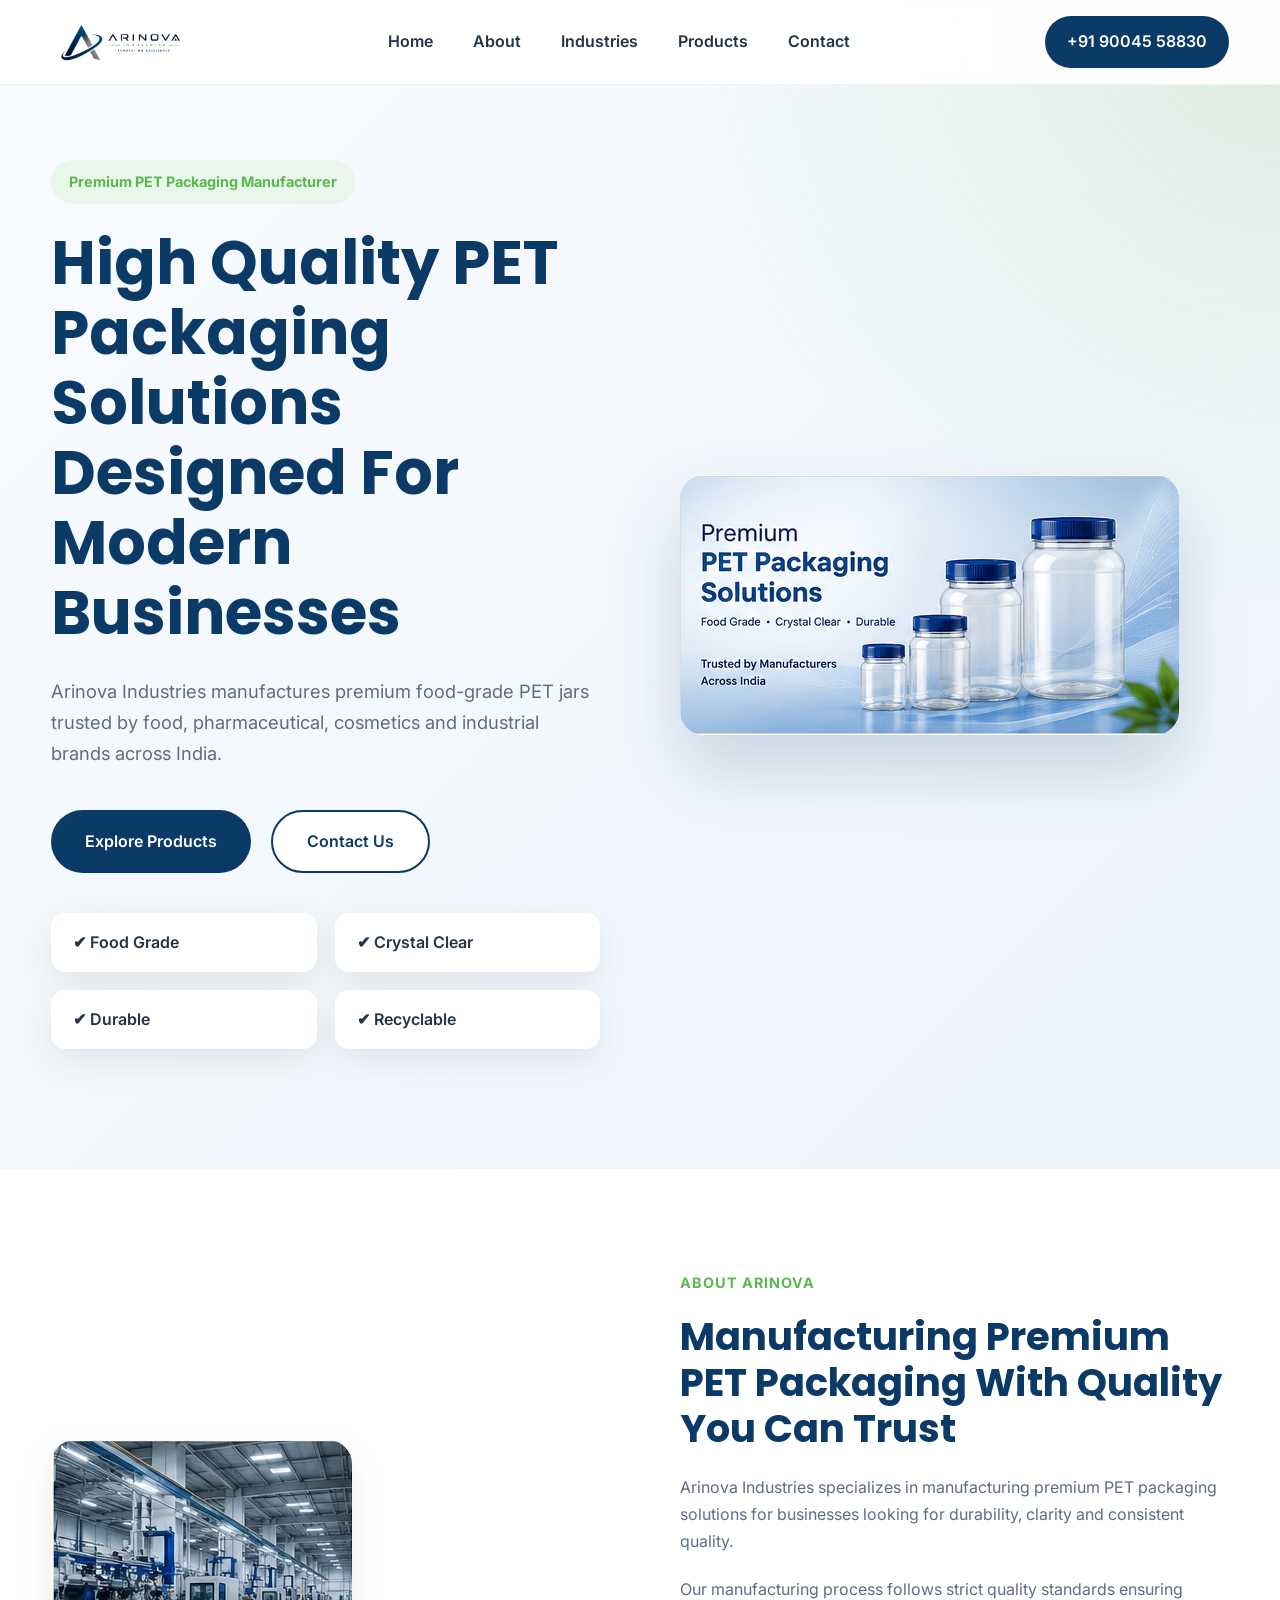
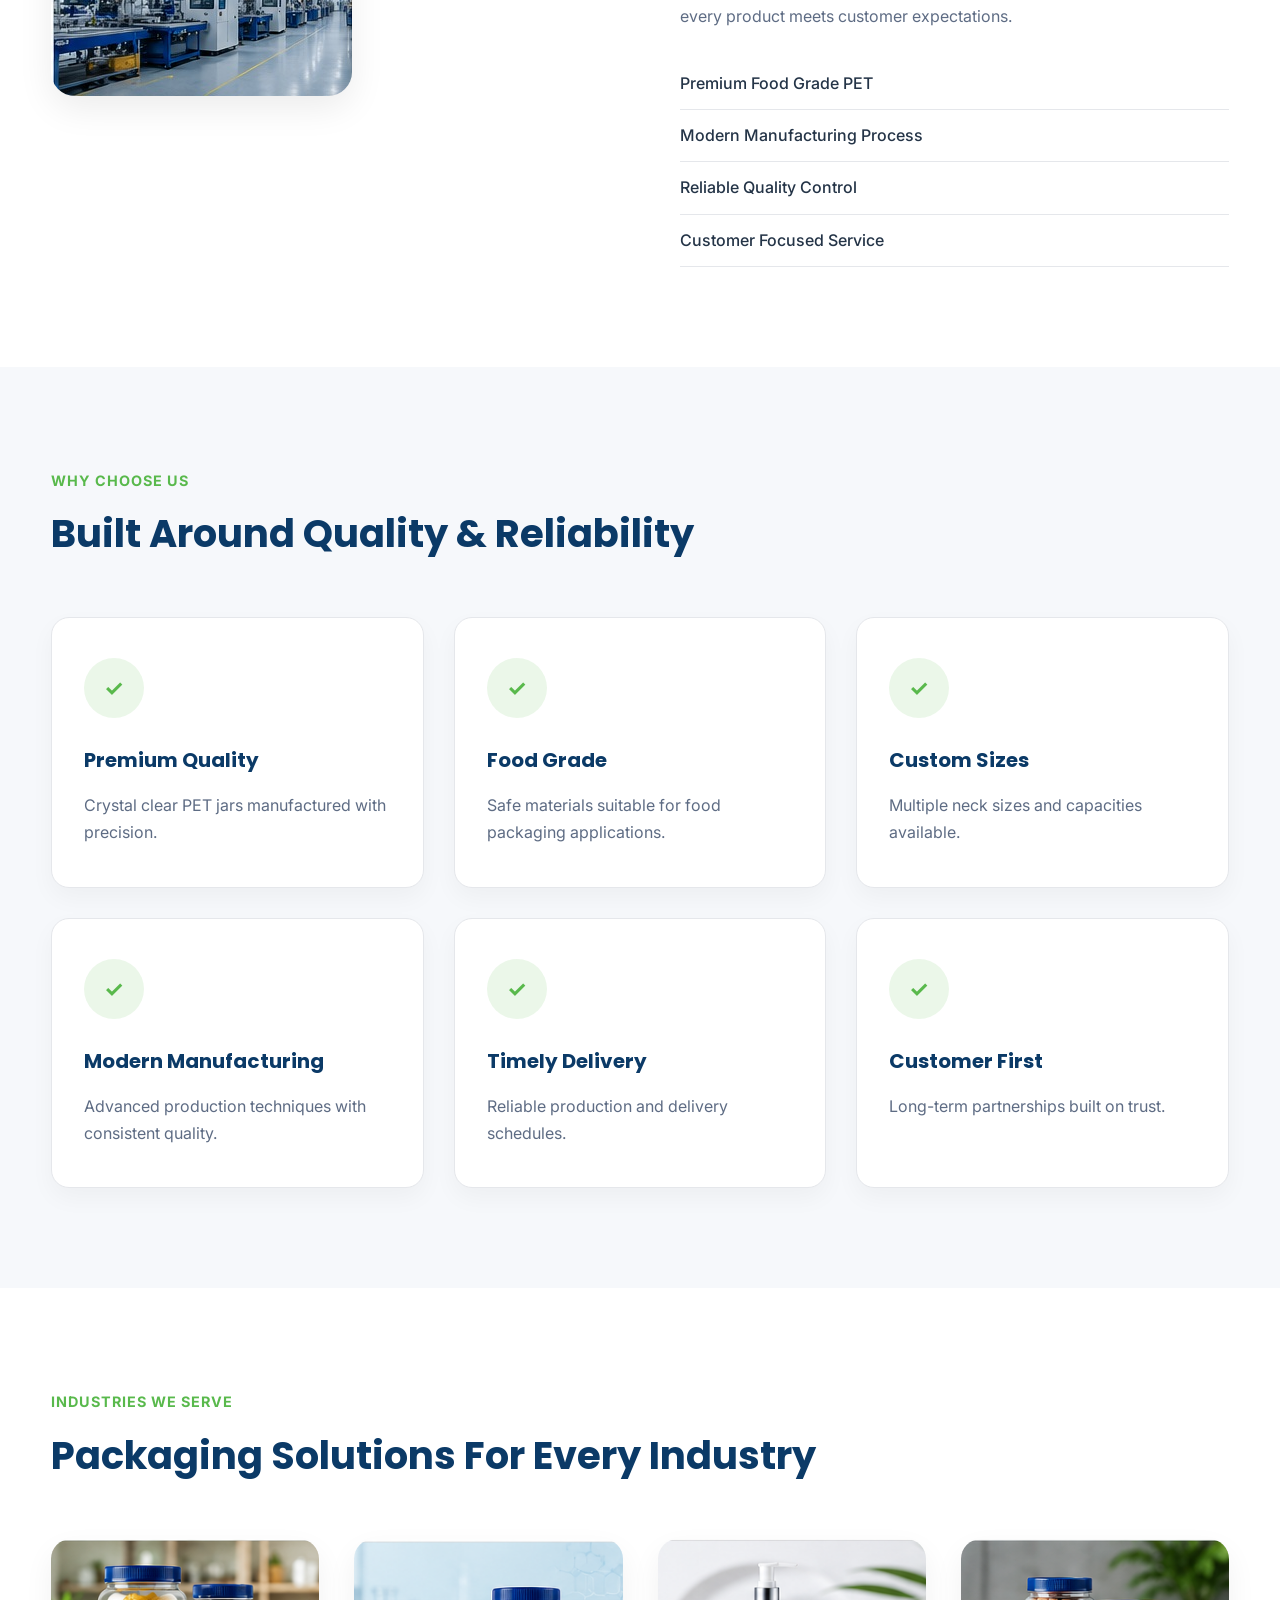
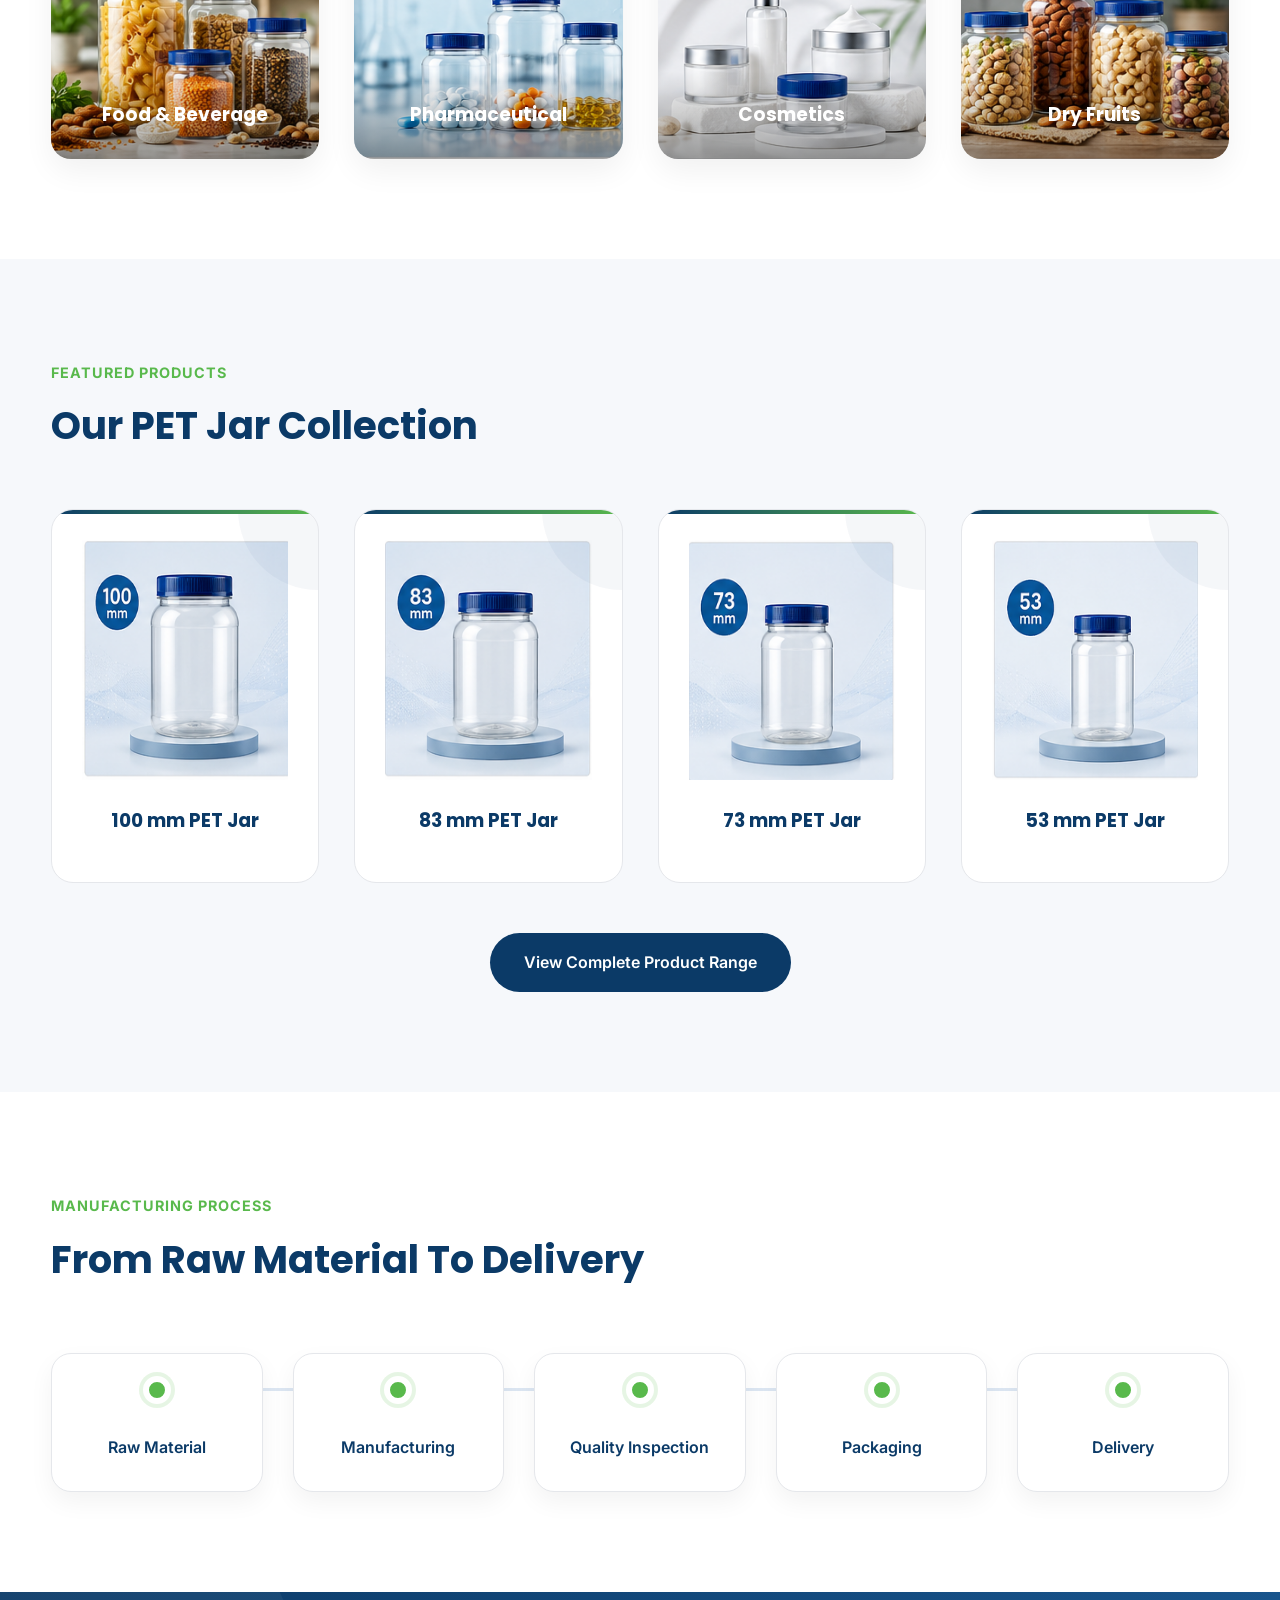
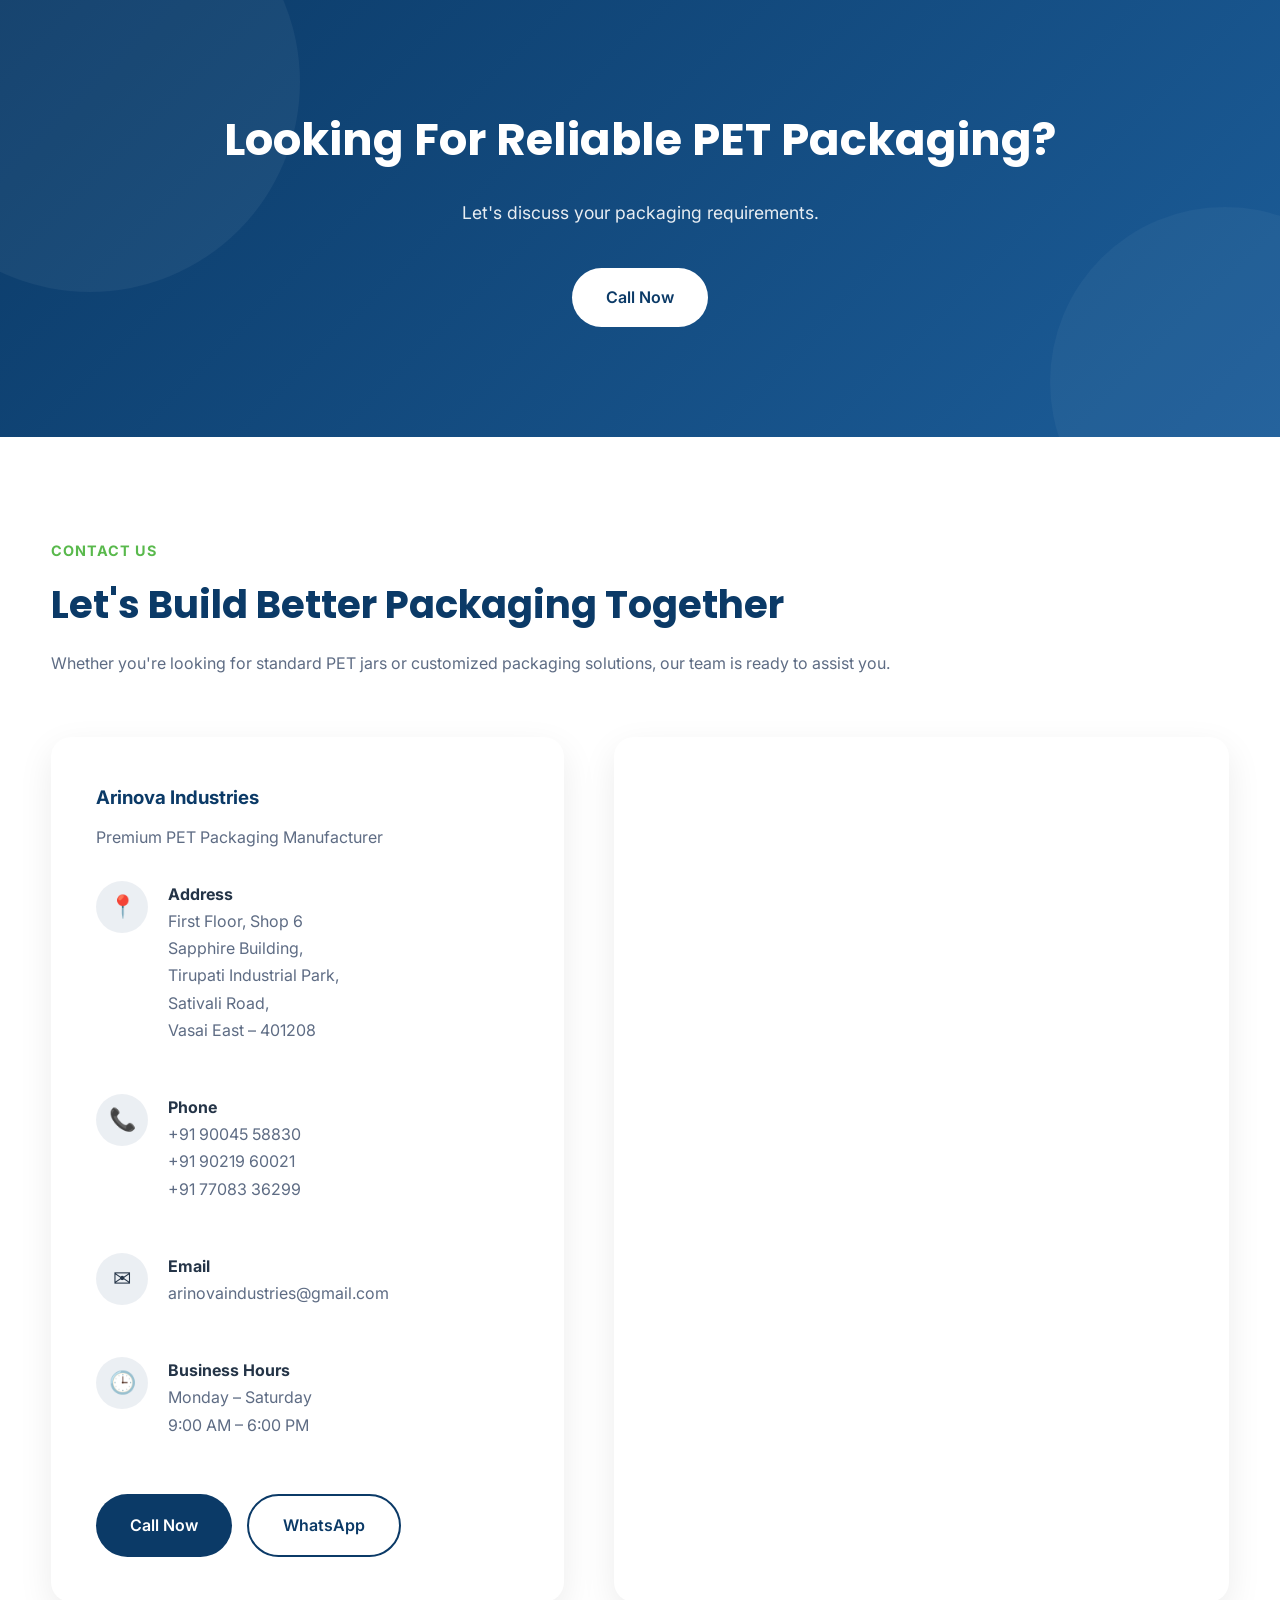
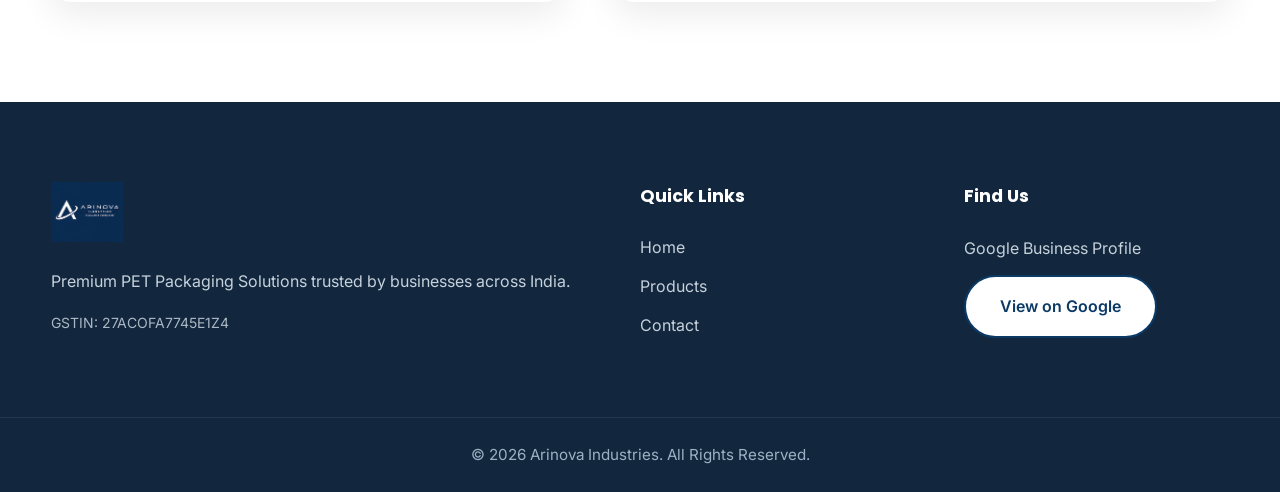
<file: index.html>
<!DOCTYPE html>
<html lang="en">
<head>

    <meta charset="UTF-8">

    <meta name="viewport"
          content="width=device-width, initial-scale=1.0">

    <title>
        Arinova Industries | Premium PET Jar Manufacturer in Vasai, Mumbai
    </title>

    <meta name="description"
          content="Arinova Industries is a leading manufacturer of premium food-grade PET jars in Vasai, Mumbai. We supply crystal-clear PET packaging solutions for food, pharmaceuticals, cosmetics, dry fruits, spices and industrial applications.">

    <meta name="keywords"
          content="PET Jar Manufacturer, PET Bottles, Food Grade PET Jars, Plastic Packaging, PET Containers, Vasai, Mumbai, Maharashtra, Dry Fruit Jars, Spice Jars, Cosmetic Packaging, Pharma Packaging, Arinova Industries">

    <meta name="author"
          content="Arinova Industries">

    <meta name="robots"
          content="index, follow">

    <meta name="theme-color"
          content="#0B3A67">

    <meta name="application-name"
          content="Arinova Industries">

    <link rel="canonical"
          href="https://arinovaindustries.com/">

    <!-- Open Graph -->

    <meta property="og:type"
          content="website">

    <meta property="og:title"
          content="Arinova Industries | Premium PET Packaging Solutions">

    <meta property="og:description"
          content="Manufacturer of premium food-grade PET jars for food, pharmaceutical, cosmetic and industrial applications.">

    <meta property="og:url"
          content="https://arinovaindustries.com/">

    <meta property="og:site_name"
          content="Arinova Industries">

    <meta property="og:image"
          content="https://arinovaindustries.com/images/og-image.jpg">

    <meta property="og:locale"
          content="en_IN">

    <!-- Twitter -->

    <meta name="twitter:card"
          content="summary_large_image">

    <meta name="twitter:title"
          content="Arinova Industries">

    <meta name="twitter:description"
          content="Premium PET Jar Manufacturer in Vasai, Mumbai.">

    <meta name="twitter:image"
          content="https://arinovaindustries.com/images/og-image.jpg">

    <!-- Favicon -->

    <link rel="icon"
          type="image/png"
          href="images/favicon.png">

    <link rel="apple-touch-icon"
          href="images/apple-touch-icon.png">

    <!-- Fonts -->

    <link rel="preconnect"
          href="https://fonts.googleapis.com">

    <link rel="preconnect"
          href="https://fonts.gstatic.com"
          crossorigin>

    <link href="https://fonts.googleapis.com/css2?family=Inter:wght@300;400;500;600;700&family=Poppins:wght@500;600;700&display=swap"
          rel="stylesheet">

    <!-- CSS -->

    <link rel="stylesheet"
          href="css/style.css">

    <link rel="stylesheet"
          href="css/responsive.css">
	<script type="application/ld+json">
	{
	  "@context":"https://schema.org",
	  "@type":"LocalBusiness",
	  "name":"Arinova Industries",
	  "url":"https://arinovaindustries.com",
	  "logo":"https://arinovaindustries.com/images/logo.png",
	  "image":"https://arinovaindustries.com/images/hero.jpg",
	  "telephone":"+91-90045-58830",
	  "email":"info@arinovaindustries.com",
	  "description":"Manufacturer of premium food-grade PET jars and packaging solutions.",
	  "address":{
		"@type":"PostalAddress",
		"streetAddress":"First Floor, Shop 6, Sapphire Building, Tirupati Industrial Park, Sativali Road",
		"addressLocality":"Vasai East",
		"addressRegion":"Maharashtra",
		"postalCode":"401208",
		"addressCountry":"IN"
	  },
	  "geo":{
		"@type":"GeoCoordinates",
		"latitude":"19.4054447",
		"longitude":"72.8624698"
	  },
	  "sameAs":[
		"https://share.google/oj4zCGwXWxyksLVBC"
	  ]
	}
	</script>
</head>

<body>

<header class="header">

    <div class="container nav">

        <a href="index.html" class="logo">
            <img src="images/logo.png" alt="Arinova Industries">
        </a>

        <nav>

            <ul class="nav-links">

                <li><a href="#home">Home</a></li>

                <li><a href="#about">About</a></li>

                <li><a href="#industries">Industries</a></li>

                <li><a href="products.html">Products</a></li>

                <li><a href="#contact">Contact</a></li>

            </ul>

        </nav>

        <a class="phone-btn" href="tel:+919004558830">

            +91 90045 58830

        </a>

    </div>

</header>

<!-- HERO -->

<section class="hero" id="home">

    <div class="container hero-grid">

        <div class="hero-content">

            <span class="hero-tag">

                Premium PET Packaging Manufacturer

            </span>

            <h1>

                High Quality PET Packaging Solutions
                Designed For Modern Businesses

            </h1>

            <p>

                Arinova Industries manufactures premium food-grade PET jars
                trusted by food, pharmaceutical, cosmetics and industrial
                brands across India.

            </p>

            <div class="hero-buttons">

                <a href="products.html" class="btn primary">

                    Explore Products

                </a>

                <a href="#contact" class="btn secondary">

                    Contact Us

                </a>

            </div>

            <div class="hero-features">

                <div>✔ Food Grade</div>

                <div>✔ Crystal Clear</div>

                <div>✔ Durable</div>

                <div>✔ Recyclable</div>

            </div>

        </div>

        <div class="hero-image">

            <img src="images/hero.png"
                 alt="PET Packaging">

        </div>

    </div>

</section>

<!-- ABOUT -->

<section class="section" id="about">

    <div class="container two-column">

        <div>

            <img src="images/factory.jpg"
                 alt="Factory">

        </div>

        <div>

            <span class="section-title">

                About Arinova

            </span>

            <h2>

                Manufacturing Premium PET Packaging
                With Quality You Can Trust

            </h2>

            <p>

                Arinova Industries specializes in manufacturing premium
                PET packaging solutions for businesses looking for
                durability, clarity and consistent quality.

            </p>

            <p>

                Our manufacturing process follows strict quality standards
                ensuring every product meets customer expectations.

            </p>

            <ul class="about-list">

                <li>Premium Food Grade PET</li>

                <li>Modern Manufacturing Process</li>

                <li>Reliable Quality Control</li>

                <li>Customer Focused Service</li>

            </ul>

        </div>

    </div>

</section>

<!-- WHY CHOOSE US -->

<section class="section light">

    <div class="container">

        <span class="section-title">

            Why Choose Us

        </span>

        <h2>

            Built Around Quality & Reliability

        </h2>

        <div class="features-grid">

            <div class="feature-card">

                <h3>Premium Quality</h3>

                <p>

                    Crystal clear PET jars manufactured
                    with precision.

                </p>

            </div>

            <div class="feature-card">

                <h3>Food Grade</h3>

                <p>

                    Safe materials suitable for
                    food packaging applications.

                </p>

            </div>

            <div class="feature-card">

                <h3>Custom Sizes</h3>

                <p>

                    Multiple neck sizes and capacities
                    available.

                </p>

            </div>

            <div class="feature-card">

                <h3>Modern Manufacturing</h3>

                <p>

                    Advanced production techniques
                    with consistent quality.

                </p>

            </div>

            <div class="feature-card">

                <h3>Timely Delivery</h3>

                <p>

                    Reliable production and delivery
                    schedules.

                </p>

            </div>

            <div class="feature-card">

                <h3>Customer First</h3>

                <p>

                    Long-term partnerships built
                    on trust.

                </p>

            </div>

        </div>

    </div>

</section>

<!-- INDUSTRIES -->

<section class="section" id="industries">

    <div class="container">

        <span class="section-title">

            Industries We Serve

        </span>

        <h2>

            Packaging Solutions For Every Industry

        </h2>

        <div class="industry-grid">

            <div class="industry-card">

                <img src="images/food.png" alt="Food">

                <h3>Food & Beverage</h3>

            </div>

            <div class="industry-card">

                <img src="images/pharma.png" alt="Pharma">

                <h3>Pharmaceutical</h3>

            </div>

            <div class="industry-card">

                <img src="images/cosmetics.png" alt="Cosmetics">

                <h3>Cosmetics</h3>

            </div>

            <div class="industry-card">

                <img src="images/dryfruits.png" alt="Dry Fruits">

                <h3>Dry Fruits</h3>

            </div>

        </div>

    </div>

</section>

<!-- PRODUCTS -->

<section class="section light">

    <div class="container">

        <span class="section-title">

            Featured Products

        </span>

        <h2>

            Our PET Jar Collection

        </h2>

        <div class="products-grid">

            <div class="product-card">

                <img src="images/jars/100mm.png">

                <h3>100 mm PET Jar</h3>

            </div>

            <div class="product-card">

                <img src="images/jars/83mm.png">

                <h3>83 mm PET Jar</h3>

            </div>

            <div class="product-card">

                <img src="images/jars/73mm.png">

                <h3>73 mm PET Jar</h3>

            </div>

            <div class="product-card">

                <img src="images/jars/53mm.png">

                <h3>53 mm PET Jar</h3>

            </div>

        </div>

        <div class="center">

            <a href="products.html" class="btn primary">

                View Complete Product Range

            </a>

        </div>

    </div>

</section>

<!-- PROCESS -->

<section class="section">

    <div class="container">

        <span class="section-title">

            Manufacturing Process

        </span>

        <h2>

            From Raw Material To Delivery

        </h2>

        <div class="timeline">

            <div>Raw Material</div>

            <div>Manufacturing</div>

            <div>Quality Inspection</div>

            <div>Packaging</div>

            <div>Delivery</div>

        </div>

    </div>

</section>

<!-- CTA -->

<section class="cta">

    <div class="container">

        <h2>

            Looking For Reliable PET Packaging?

        </h2>

        <p>

            Let's discuss your packaging requirements.

        </p>

        <a href="tel:+919004558830" class="btn white">

            Call Now

        </a>

    </div>

</section>

<!-- CONTACT -->

<section class="contact-section section" id="contact">

    <div class="container">

        <span class="section-title">
            Contact Us
        </span>

        <h2>
            Let's Build Better Packaging Together
        </h2>

        <p class="contact-intro">
            Whether you're looking for standard PET jars or customized packaging
            solutions, our team is ready to assist you.
        </p>

        <div class="contact-grid">

            <!-- Left -->

            <div class="contact-card">

                <h3>Arinova Industries</h3>

                <p>
                    Premium PET Packaging Manufacturer
                </p>

                <div class="contact-item">

                    <div class="icon">📍</div>

                    <div>

                        <strong>Address</strong>

                        <p>
                            First Floor, Shop 6<br>
                            Sapphire Building,<br>
                            Tirupati Industrial Park,<br>
                            Sativali Road,<br>
                            Vasai East – 401208
                        </p>

                    </div>

                </div>

                <div class="contact-item">

                    <div class="icon">📞</div>

                    <div>

                        <strong>Phone</strong>

                        <p>

                            <a href="tel:+919004558830">
                                +91 90045 58830
                            </a><br>
                            <a href="tel:+919021960021">
                               +91 90219 60021
                            </a><br>
                            <a href="tel:+919004558830">
                               +91 77083 36299
                            </a>

                        </p>

                    </div>

                </div>

                <div class="contact-item">

                    <div class="icon">✉</div>

                    <div>

                        <strong>Email</strong>

                        <p>

                            <a href="mailto:arinovaindustries@gmail.com">
                                arinovaindustries@gmail.com
                            </a>

                        </p>

                    </div>

                </div>

                <div class="contact-item">

                    <div class="icon">🕒</div>

                    <div>

                        <strong>Business Hours</strong>

                        <p>

                            Monday – Saturday<br>
                            9:00 AM – 6:00 PM

                        </p>

                    </div>

                </div>

                <div class="contact-buttons">

                    <a class="btn primary"
                       href="tel:+919004558830">

                        Call Now

                    </a>

                    <a class="btn secondary"
                       target="_blank"
                       href="https://wa.me/919004558830">

                        WhatsApp

                    </a>

                </div>

            </div>

            <!-- Right -->

            <div class="map-card">
                <iframe src="https://www.google.com/maps/embed?pb=!1m18!1m12!1m3!1d3763.1609702327423!2d72.85989487561935!3d19.40544974154659!2m3!1f0!2f0!3f0!3m2!1i1024!2i768!4f13.1!3m3!1m2!1s0x3be7af373265c8c5%3A0xfd88f8aacd052c89!2sARINOVA%20INDUSTRIES!5e0!3m2!1sen!2sin!4v1784462587746!5m2!1sen!2sin" width="600" height="450" style="border:0;" allowfullscreen="" loading="lazy" referrerpolicy="strict-origin-when-cross-origin"></iframe>

            </div>

        </div>

    </div>

</section>

<!-- FOOTER -->
<footer>

    <div class="container footer-grid">

        <div>

            <img src="images/logo-white.png"
                 class="footer-logo"
                 alt="Arinova Industries">

           <p>
                Premium PET Packaging Solutions
                trusted by businesses across India.
            </p>

            <p class="gstin">
                GSTIN: 27ACOFA7745E1Z4
            </p>
        </div>

        <div>

            <h4>Quick Links</h4>

            <ul>

                <li><a href="index.html">Home</a></li>

                <li><a href="products.html">Products</a></li>

                <li><a href="#contact">Contact</a></li>

            </ul>

        </div>

        <div>

            <h4>Find Us</h4>

            <p>

                Google Business Profile

            </p>

            <a class="btn secondary"
               target="_blank"
               href="https://share.google/oj4zCGwXWxyksLVBC">

                View on Google

            </a>

        </div>

    </div>

    <div class="copyright">

        © 2026 Arinova Industries.
        All Rights Reserved.

    </div>

</footer>

<script src="js/script.js"></script>

</body>
</html>
</file>
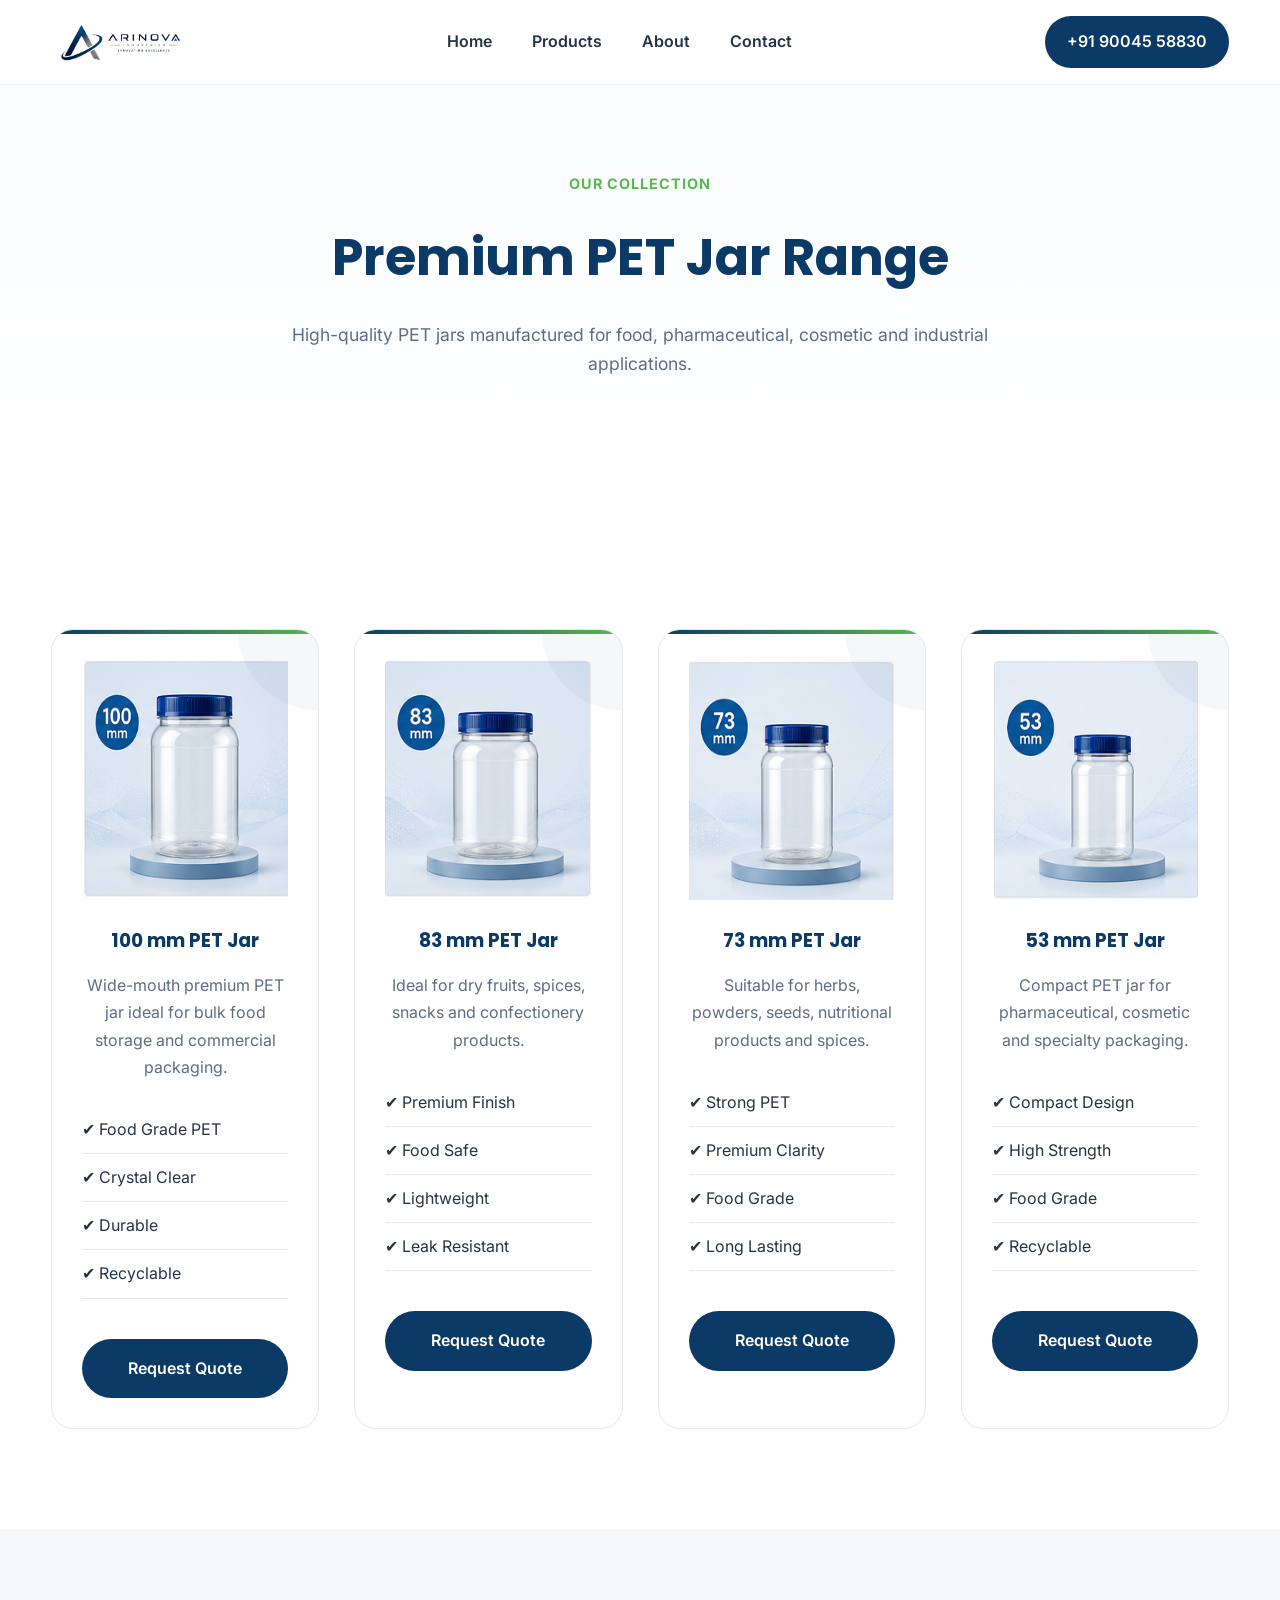
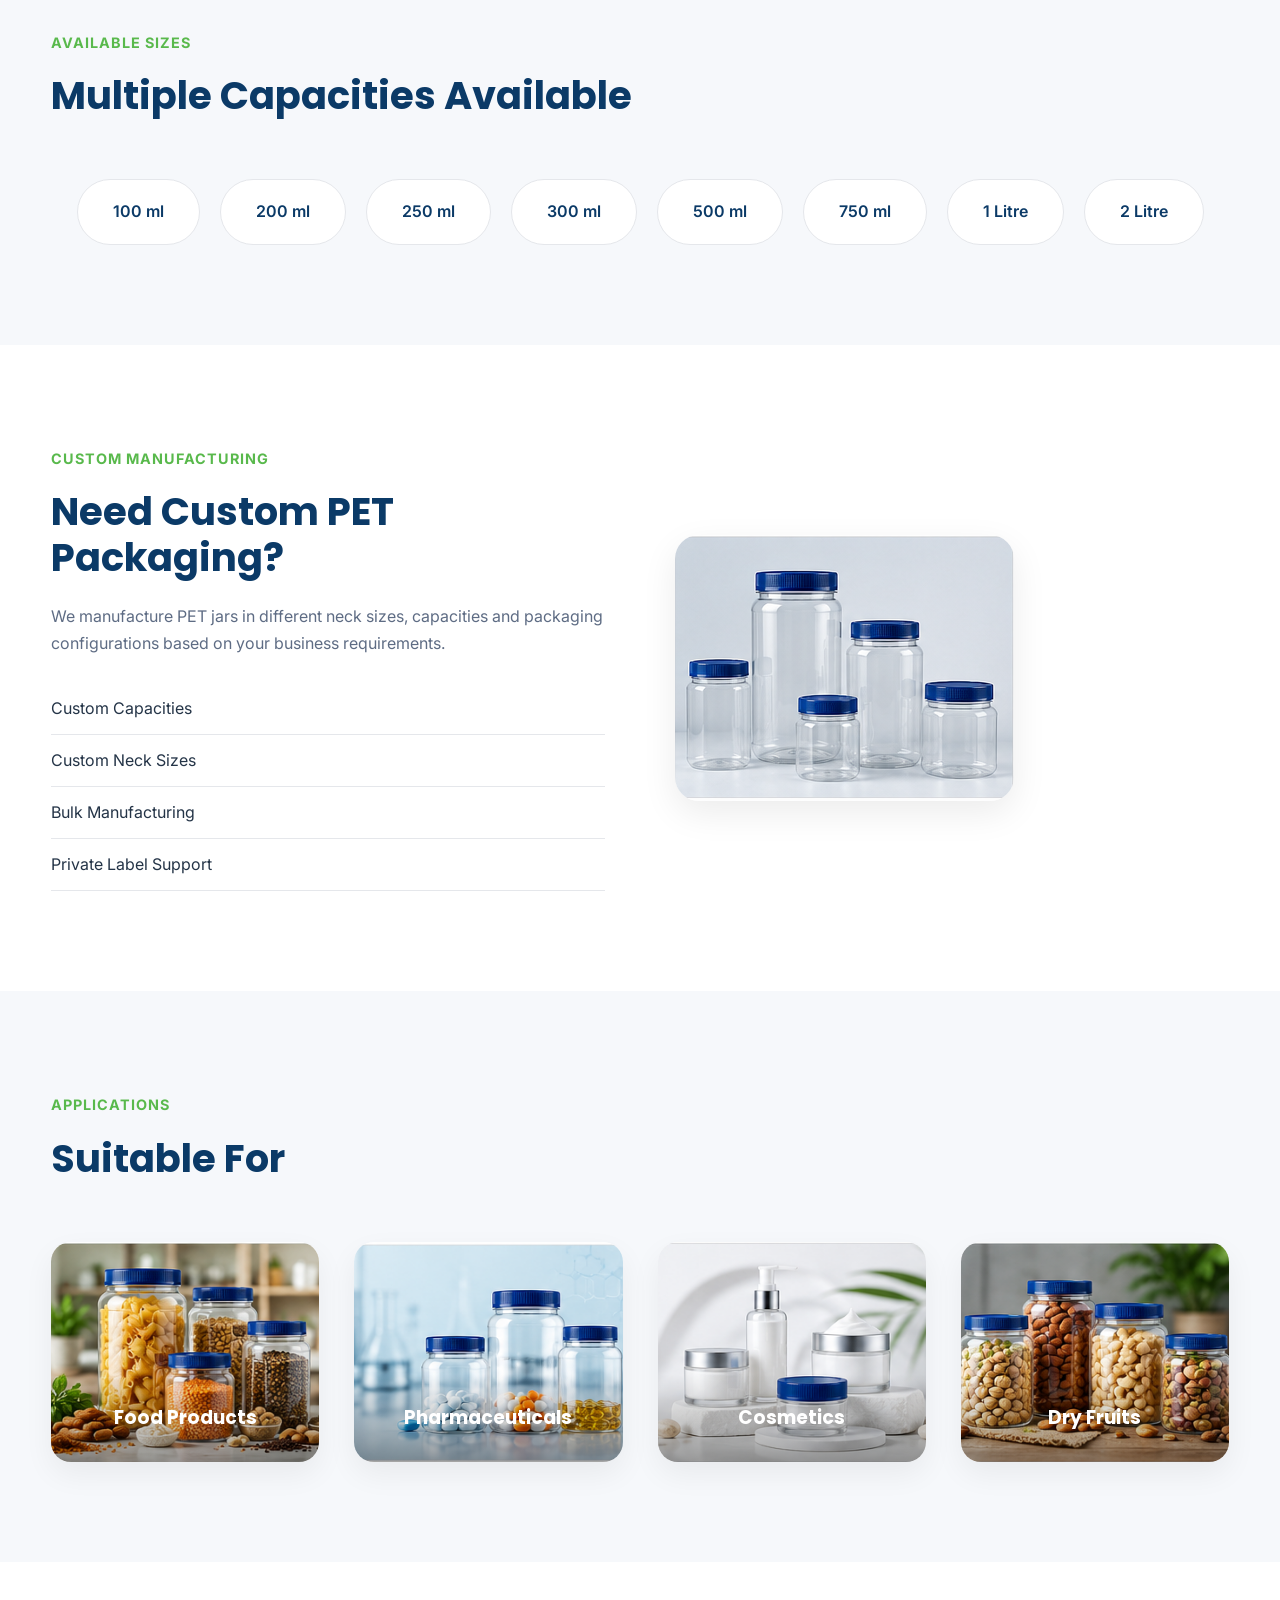
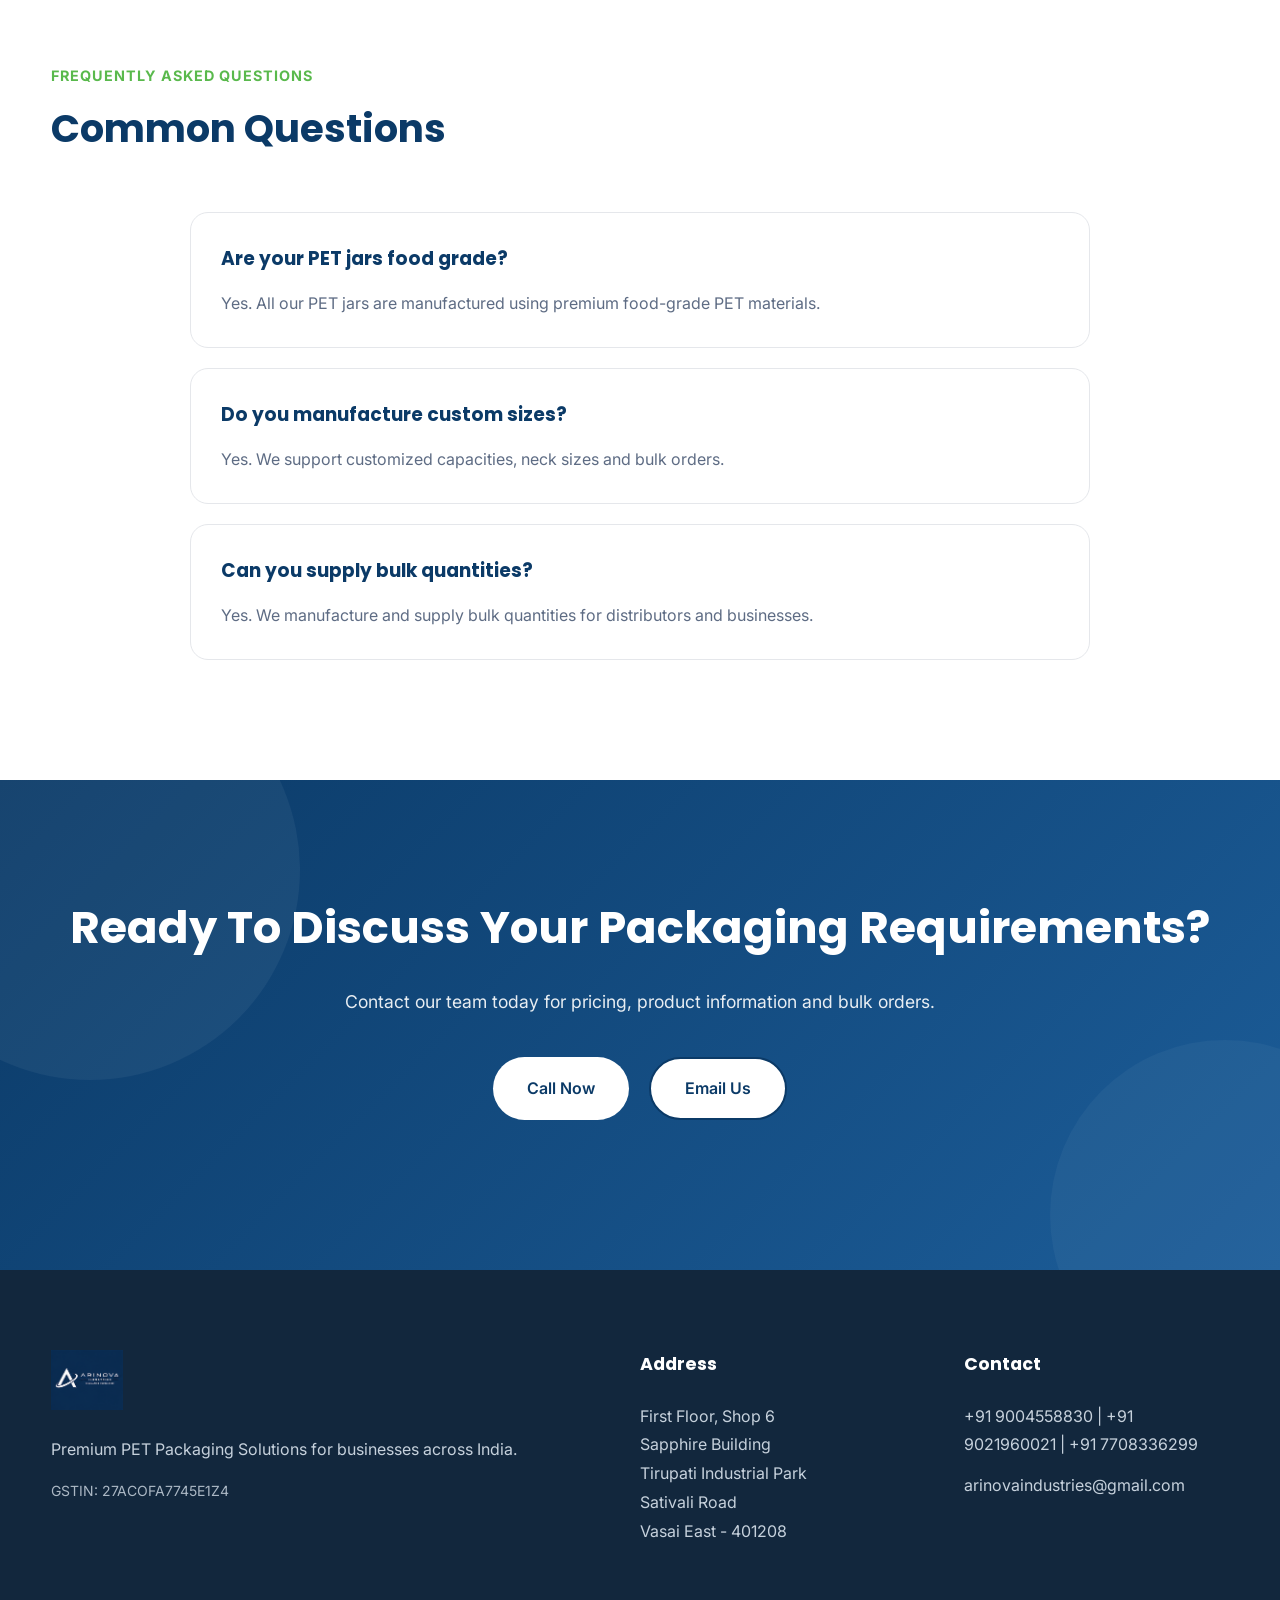
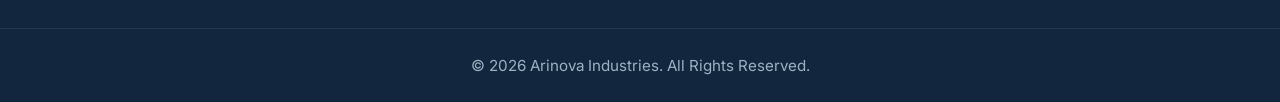
<file: products.html>
<!DOCTYPE html>
<html lang="en">
<head>
    <meta charset="UTF-8">
    <meta name="viewport" content="width=device-width, initial-scale=1.0">

    <title>Products | Arinova Industries</title>

    <meta name="description"
          content="Explore Arinova Industries premium PET jar collection. Food grade, crystal clear, durable PET packaging solutions.">

    <link rel="preconnect" href="https://fonts.googleapis.com">
    <link rel="preconnect" href="https://fonts.gstatic.com" crossorigin>

    <link href="https://fonts.googleapis.com/css2?family=Inter:wght@300;400;500;600;700&family=Poppins:wght@500;600;700&display=swap" rel="stylesheet">

    <link rel="stylesheet" href="css/style.css">
    <link rel="stylesheet" href="css/responsive.css">
</head>

<body>

<header class="header">

    <div class="container nav">

        <a href="index.html" class="logo">
            <img src="images/logo.png" alt="Arinova Industries">
        </a>

        <nav>

            <ul class="nav-links">

                <li><a href="index.html">Home</a></li>

                <li><a class="active" href="products.html">Products</a></li>

                <li><a href="index.html#about">About</a></li>

                <li><a href="#contact">Contact</a></li>

            </ul>

        </nav>

        <a class="phone-btn" href="tel:+919004558830">

            +91 90045 58830

        </a>

    </div>

</header>

<!-- PAGE HERO -->

<section class="page-hero">

    <div class="container">

        <span class="section-title">

            Our Collection

        </span>

        <h1>

            Premium PET Jar Range

        </h1>

        <p>

            High-quality PET jars manufactured for food,
            pharmaceutical, cosmetic and industrial applications.

        </p>

    </div>

</section>

<!-- PRODUCTS -->

<section class="section">

    <div class="container">

        <div class="products-grid">

            <article class="product-card">

                <img src="images/jars/100mm.png"
                     alt="100 mm PET Jar">

                <h3>100 mm PET Jar</h3>

                <p>

                    Wide-mouth premium PET jar ideal for bulk food
                    storage and commercial packaging.

                </p>

                <ul>

                    <li>✔ Food Grade PET</li>
                    <li>✔ Crystal Clear</li>
                    <li>✔ Durable</li>
                    <li>✔ Recyclable</li>

                </ul>

                <a href="#contact" class="btn primary">

                    Request Quote

                </a>

            </article>

            <article class="product-card">

                <img src="images/jars/83mm.png"
                     alt="83 mm PET Jar">

                <h3>83 mm PET Jar</h3>

                <p>

                    Ideal for dry fruits, spices, snacks and
                    confectionery products.

                </p>

                <ul>

                    <li>✔ Premium Finish</li>
                    <li>✔ Food Safe</li>
                    <li>✔ Lightweight</li>
                    <li>✔ Leak Resistant</li>

                </ul>

                <a href="#contact" class="btn primary">

                    Request Quote

                </a>

            </article>

            <article class="product-card">

                <img src="images/jars/73mm.png"
                     alt="73 mm PET Jar">

                <h3>73 mm PET Jar</h3>

                <p>

                    Suitable for herbs, powders, seeds,
                    nutritional products and spices.

                </p>

                <ul>

                    <li>✔ Strong PET</li>
                    <li>✔ Premium Clarity</li>
                    <li>✔ Food Grade</li>
                    <li>✔ Long Lasting</li>

                </ul>

                <a href="#contact" class="btn primary">

                    Request Quote

                </a>

            </article>

            <article class="product-card">

                <img src="images/jars/53mm.png"
                     alt="53 mm PET Jar">

                <h3>53 mm PET Jar</h3>

                <p>

                    Compact PET jar for pharmaceutical,
                    cosmetic and specialty packaging.

                </p>

                <ul>

                    <li>✔ Compact Design</li>
                    <li>✔ High Strength</li>
                    <li>✔ Food Grade</li>
                    <li>✔ Recyclable</li>

                </ul>

                <a href="#contact" class="btn primary">

                    Request Quote

                </a>

            </article>

        </div>

    </div>

</section>

<!-- CAPACITIES -->

<section class="section light">

    <div class="container">

        <span class="section-title">

            Available Sizes

        </span>

        <h2>

            Multiple Capacities Available

        </h2>

        <div class="capacity-grid">

            <div>100 ml</div>
            <div>200 ml</div>
            <div>250 ml</div>
            <div>300 ml</div>
            <div>500 ml</div>
            <div>750 ml</div>
            <div>1 Litre</div>
            <div>2 Litre</div>

        </div>

    </div>

</section>

<!-- CUSTOM -->

<section class="section">

    <div class="container custom-box">

        <div>

            <span class="section-title">

                Custom Manufacturing

            </span>

            <h2>

                Need Custom PET Packaging?

            </h2>

            <p>

                We manufacture PET jars in different neck sizes,
                capacities and packaging configurations based on
                your business requirements.

            </p>

            <ul>

                <li>Custom Capacities</li>

                <li>Custom Neck Sizes</li>

                <li>Bulk Manufacturing</li>

                <li>Private Label Support</li>

            </ul>

        </div>

        <div>

            <img src="images/custom.png"
                 alt="Custom PET Packaging">

        </div>

    </div>

</section>

<!-- APPLICATIONS -->

<section class="section light">

    <div class="container">

        <span class="section-title">

            Applications

        </span>

        <h2>

            Suitable For

        </h2>

        <div class="industry-grid">

            <div class="industry-card">

                <img src="images/food.png">

                <h3>Food Products</h3>

            </div>

            <div class="industry-card">

                <img src="images/pharma.png">

                <h3>Pharmaceuticals</h3>

            </div>

            <div class="industry-card">

                <img src="images/cosmetics.png">

                <h3>Cosmetics</h3>

            </div>

            <div class="industry-card">

                <img src="images/dryfruits.png">

                <h3>Dry Fruits</h3>

            </div>

        </div>

    </div>

</section>

<!-- FAQ -->

<section class="section">

    <div class="container">

        <span class="section-title">

            Frequently Asked Questions

        </span>

        <h2>

            Common Questions

        </h2>

        <div class="faq">

            <div class="faq-item">

                <h3>Are your PET jars food grade?</h3>

                <p>

                    Yes. All our PET jars are manufactured using
                    premium food-grade PET materials.

                </p>

            </div>

            <div class="faq-item">

                <h3>Do you manufacture custom sizes?</h3>

                <p>

                    Yes. We support customized capacities,
                    neck sizes and bulk orders.

                </p>

            </div>

            <div class="faq-item">

                <h3>Can you supply bulk quantities?</h3>

                <p>

                    Yes. We manufacture and supply bulk quantities
                    for distributors and businesses.

                </p>

            </div>

        </div>

    </div>

</section>

<!-- CTA -->

<section class="cta" id="contact">

    <div class="container">

        <h2>

            Ready To Discuss Your Packaging Requirements?

        </h2>

        <p>

            Contact our team today for pricing,
            product information and bulk orders.

        </p>

        <div class="hero-buttons">

            <a href="tel:+919004558830" class="btn white">

                Call Now

            </a>

            <a href="mailto:arinovaindustries@gmail.com" class="btn secondary">

                Email Us

            </a>

        </div>

    </div>

</section>

<footer>

    <div class="container footer-grid">

        <div>

            <img src="images/logo-white.png"
                 class="footer-logo"
                 alt="Arinova">

            <p>

                Premium PET Packaging Solutions
                for businesses across India.

            </p>

            <p class="gstin">
                GSTIN: 27ACOFA7745E1Z4
            </p>

        </div>

        <div>

            <h4>Address</h4>

            <p>

                First Floor, Shop 6<br>
                Sapphire Building<br>
                Tirupati Industrial Park<br>
                Sativali Road<br>
                Vasai East - 401208

            </p>

        </div>

        <div>

            <h4>Contact</h4>

            <p><a data-v-7cbddfd2="" href="tel:+919004558830">+91 9004558830</a> | <a data-v-7cbddfd2="" href="tel:+919021960021">+91 9021960021</a> | <a data-v-7cbddfd2="" href="tel:+917708336299">+91 7708336299</a></p>

            <p>arinovaindustries@gmail.com</p>

        </div>

    </div>

    <div class="copyright">

        © 2026 Arinova Industries. All Rights Reserved.

    </div>

</footer>

<script src="js/script.js"></script>

</body>
</html>
</file>
<file: css/style.css>
/* ==========================================================
   Arinova Industries
   Modern Corporate Website
   style.css (Part 1)
   ========================================================== */


/* ==========================================================
   RESET
   ========================================================== */

*,
*::before,
*::after{
    margin:0;
    padding:0;
    box-sizing:border-box;
}

html{
    scroll-behavior:smooth;
}

body{
    font-family:'Inter',sans-serif;
    font-size:16px;
    line-height:1.7;
    color:#243447;
    background:#ffffff;
    overflow-x:hidden;
}

img{
    max-width:100%;
    display:block;
}

a{
    color:inherit;
    text-decoration:none;
}

ul{
    list-style:none;
}

button{
    border:none;
    cursor:pointer;
    font-family:inherit;
}


/* ==========================================================
   VARIABLES
   ========================================================== */

:root{

    --primary:#0B3A67;
    --primary-light:#1C5D99;

    --secondary:#59B94C;

    --dark:#243447;

    --text:#5E6C84;

    --light:#F6F8FB;

    --white:#ffffff;

    --border:#E5E7EB;

    --shadow:
        0 12px 35px rgba(0,0,0,.08);

    --shadow-hover:
        0 20px 45px rgba(0,0,0,.12);

    --radius:18px;

    --transition:.35s ease;
}


/* ==========================================================
   CONTAINER
   ========================================================== */

.container{

    width:min(1200px,92%);
    margin:auto;

}


/* ==========================================================
   SECTION
   ========================================================== */

.section{

    padding:100px 0;

}

.section.light{

    background:var(--light);

}

.section-title{

    display:inline-block;

    color:var(--secondary);

    font-weight:700;

    text-transform:uppercase;

    letter-spacing:1px;

    margin-bottom:18px;

    font-size:.9rem;

}

.section h2{

    font-family:'Poppins',sans-serif;

    font-size:2.4rem;

    line-height:1.2;

    margin-bottom:22px;

    color:var(--primary);

}

.section p{

    color:var(--text);

    margin-bottom:20px;

}

.center{

    text-align:center;

    margin-top:50px;

}


/* ==========================================================
   BUTTONS
   ========================================================== */

.btn{

    display:inline-flex;

    align-items:center;

    justify-content:center;

    gap:10px;

    padding:16px 34px;

    border-radius:999px;

    transition:var(--transition);

    font-weight:600;

}

.btn.primary{

    background:var(--primary);

    color:#fff;

}

.btn.primary:hover{

    transform:translateY(-3px);

    box-shadow:var(--shadow-hover);

}

.btn.secondary{

    border:2px solid var(--primary);

    color:var(--primary);

    background:white;

}

.btn.secondary:hover{

    background:var(--primary);

    color:white;

}

.btn.white{

    background:white;

    color:var(--primary);

}

.btn.white:hover{

    transform:translateY(-3px);

}


/* ==========================================================
   HEADER
   ========================================================== */

.header{

    position:fixed;

    left:0;

    top:0;

    width:100%;

    z-index:1000;

    background:rgba(255,255,255,.92);

    backdrop-filter:blur(16px);

    border-bottom:1px solid rgba(0,0,0,.05);

}

.nav{

    display:flex;

    align-items:center;

    justify-content:space-between;

    height:84px;

}

.logo img{

    height:52px;

}

.nav-links{

    display:flex;

    gap:40px;

}

.nav-links a{

    font-weight:600;

    position:relative;

    transition:var(--transition);

}

.nav-links a:hover{

    color:var(--primary);

}

.nav-links a::after{

    content:"";

    position:absolute;

    left:0;

    bottom:-8px;

    width:0;

    height:2px;

    background:var(--secondary);

    transition:var(--transition);

}

.nav-links a:hover::after{

    width:100%;

}

.phone-btn{

    background:var(--primary);

    color:white;

    padding:12px 22px;

    border-radius:999px;

    font-weight:600;

    transition:var(--transition);

}

.phone-btn:hover{

    background:var(--secondary);

}


/* ==========================================================
   HERO
   ========================================================== */

.hero{

    padding-top:160px;

    padding-bottom:120px;

    background:

    radial-gradient(circle at top right,
    rgba(89,185,76,.15),
    transparent 35%),

    linear-gradient(
    135deg,
    #F8FBFF,
    #EEF5FB);

}

.hero-grid{

    display:grid;

    grid-template-columns:1fr 1fr;

    align-items:center;

    gap:80px;

}

.hero-tag{

    display:inline-block;

    padding:10px 18px;

    background:#E9F6EC;

    color:var(--secondary);

    border-radius:999px;

    font-size:.9rem;

    font-weight:700;

    margin-bottom:24px;

}

.hero h1{

    font-family:'Poppins',sans-serif;

    font-size:3.8rem;

    line-height:1.15;

    color:var(--primary);

    margin-bottom:28px;

}

.hero p{

    font-size:1.15rem;

    color:var(--text);

    margin-bottom:40px;

}

.hero-buttons{

    display:flex;

    gap:20px;

    margin-bottom:40px;

}

.hero-features{

    display:grid;

    grid-template-columns:repeat(2,1fr);

    gap:18px;

}

.hero-features div{

    background:white;

    border-radius:14px;

    padding:16px 22px;

    box-shadow:var(--shadow);

    font-weight:600;

}

.hero-image{

    position:relative;

}

.hero-image img{

    border-radius:28px;

    box-shadow:

    0 35px 70px rgba(11,58,103,.18);

}


/* ==========================================================
   PAGE HERO (Products Page)
   ========================================================== */

.page-hero{

    padding-top:170px;

    padding-bottom:90px;

    text-align:center;

    background:

    linear-gradient(
    180deg,
    #F8FBFF,
    white);

}

.page-hero h1{

    font-family:'Poppins',sans-serif;

    font-size:3.2rem;

    color:var(--primary);

    margin-bottom:18px;

}

.page-hero p{

    max-width:720px;

    margin:auto;

    color:var(--text);

    font-size:1.1rem;

}


/* ==========================================================
   TWO COLUMN LAYOUT
   ========================================================== */

.two-column{

    display:grid;

    grid-template-columns:1fr 1fr;

    gap:80px;

    align-items:center;

}

.two-column img{

    border-radius:24px;

    box-shadow:var(--shadow);

}

.about-list{

    margin-top:28px;

}

.about-list li{

    padding:12px 0;

    border-bottom:1px solid var(--border);

    color:var(--dark);

    font-weight:500;

}
/* ==========================================================
   FEATURES
   ========================================================== */

.features-grid{

    display:grid;
    grid-template-columns:repeat(auto-fit,minmax(280px,1fr));
    gap:30px;
    margin-top:60px;

}

.feature-card{

    background:#fff;
    border:1px solid var(--border);
    border-radius:var(--radius);
    padding:40px 32px;
    transition:var(--transition);
    box-shadow:0 10px 25px rgba(0,0,0,.04);

}

.feature-card:hover{

    transform:translateY(-10px);
    box-shadow:var(--shadow-hover);
    border-color:transparent;

}

.feature-card::before{

    content:"✓";
    display:flex;
    align-items:center;
    justify-content:center;

    width:60px;
    height:60px;

    border-radius:50%;
    margin-bottom:25px;

    background:rgba(89,185,76,.12);
    color:var(--secondary);

    font-size:1.4rem;
    font-weight:700;

}

.feature-card h3{

    font-family:'Poppins',sans-serif;
    color:var(--primary);
    margin-bottom:15px;
    font-size:1.25rem;

}

.feature-card p{

    color:var(--text);
    margin:0;

}


/* ==========================================================
   INDUSTRIES
   ========================================================== */

.industry-grid{

    display:grid;
    grid-template-columns:repeat(auto-fit,minmax(250px,1fr));
    gap:35px;
    margin-top:60px;

}

.industry-card{

    overflow:hidden;

    background:white;

    border-radius:20px;

    box-shadow:0 12px 30px rgba(0,0,0,.06);

    transition:var(--transition);

}

.industry-card:hover{

    transform:translateY(-8px);

    box-shadow:var(--shadow-hover);

}

.industry-card img{

    width:100%;
    height:220px;
    object-fit:cover;

}

.industry-card h3{

    padding:28px;

    text-align:center;

    color:var(--primary);

    font-family:'Poppins',sans-serif;

}


/* ==========================================================
   PRODUCTS
   ========================================================== */

.products-grid{

    display:grid;
    grid-template-columns:repeat(auto-fit,minmax(260px,1fr));
    gap:35px;
    margin-top:60px;

}

.product-card{

    background:white;

    border-radius:22px;

    overflow:hidden;

    text-align:center;

    padding:30px;

    border:1px solid var(--border);

    transition:var(--transition);

}

.product-card:hover{

    transform:translateY(-10px);

    box-shadow:var(--shadow-hover);

}

.product-card img{

    height:240px;

    width:auto;

    margin:auto;

    transition:.4s;

}

.product-card:hover img{

    transform:scale(1.05);

}

.product-card h3{

    margin:25px 0 15px;

    color:var(--primary);

    font-family:'Poppins',sans-serif;

}

.product-card p{

    color:var(--text);

    margin-bottom:20px;

}

.product-card ul{

    margin:25px 0;

    text-align:left;

}

.product-card li{

    padding:10px 0;

    color:var(--dark);

    border-bottom:1px solid var(--border);

}

.product-card .btn{

    width:100%;
    margin-top:15px;

}


/* ==========================================================
   CAPACITY GRID
   ========================================================== */

.capacity-grid{

    display:flex;

    flex-wrap:wrap;

    justify-content:center;

    gap:20px;

    margin-top:60px;

}

.capacity-grid div{

    padding:18px 35px;

    background:white;

    border-radius:999px;

    border:1px solid var(--border);

    font-weight:600;

    color:var(--primary);

    transition:var(--transition);

}

.capacity-grid div:hover{

    background:var(--primary);

    color:white;

    transform:translateY(-4px);

}


/* ==========================================================
   CUSTOM MANUFACTURING
   ========================================================== */

.custom-box{

    display:grid;

    grid-template-columns:1fr 1fr;

    gap:70px;

    align-items:center;

}

.custom-box img{

    border-radius:24px;

    box-shadow:var(--shadow);

}

.custom-box ul{

    margin-top:25px;

}

.custom-box li{

    padding:12px 0;

    border-bottom:1px solid var(--border);

    color:var(--dark);

}


/* ==========================================================
   FAQ
   ========================================================== */

.faq{

    max-width:900px;

    margin:60px auto 0;

}

.faq-item{

    background:white;

    border-radius:18px;

    padding:30px;

    margin-bottom:20px;

    border:1px solid var(--border);

    transition:var(--transition);

}

.faq-item:hover{

    box-shadow:var(--shadow);

}

.faq-item h3{

    color:var(--primary);

    margin-bottom:15px;

    font-family:'Poppins',sans-serif;

}

.faq-item p{

    margin:0;

    color:var(--text);

}


/* ==========================================================
   IMAGE EFFECTS
   ========================================================== */

.product-card img,
.industry-card img,
.two-column img,
.custom-box img{

    transition:.5s;

}

.product-card:hover img,
.industry-card:hover img,
.custom-box:hover img{

    transform:scale(1.05);

}

/* ==========================================================
   MANUFACTURING PROCESS
   ========================================================== */

.timeline{

    display:grid;

    grid-template-columns:repeat(5,1fr);

    gap:30px;

    margin-top:70px;

    position:relative;

}

.timeline::before{

    content:"";

    position:absolute;

    left:0;
    right:0;
    top:35px;

    height:3px;

    background:#dce6f2;

    z-index:0;

}

.timeline div{

    position:relative;

    z-index:2;

    background:white;

    border-radius:20px;

    padding:80px 20px 30px;

    text-align:center;

    border:1px solid var(--border);

    box-shadow:0 10px 25px rgba(0,0,0,.05);

    transition:var(--transition);

    font-weight:600;

    color:var(--primary);

}

.timeline div::before{

    content:"";

    position:absolute;

    top:22px;
    left:50%;

    transform:translateX(-50%);

    width:28px;
    height:28px;

    border-radius:50%;

    background:var(--secondary);

    border:6px solid white;

    box-shadow:0 0 0 4px rgba(89,185,76,.15);

}

.timeline div:hover{

    transform:translateY(-8px);

    box-shadow:var(--shadow-hover);

}


/* ==========================================================
   CTA
   ========================================================== */

.cta{

    padding:110px 0;

    text-align:center;

    color:white;

    background:
    linear-gradient(
    135deg,
    var(--primary),
    var(--primary-light)
    );

    position:relative;

    overflow:hidden;

}

.cta::before{

    content:"";

    position:absolute;

    width:420px;
    height:420px;

    border-radius:50%;

    background:rgba(255,255,255,.05);

    top:-120px;
    left:-120px;

}

.cta::after{

    content:"";

    position:absolute;

    width:350px;
    height:350px;

    border-radius:50%;

    background:rgba(255,255,255,.04);

    right:-120px;
    bottom:-120px;

}

.cta .container{

    position:relative;

    z-index:2;

}

.cta h2{

    font-family:'Poppins',sans-serif;

    font-size:2.8rem;

    margin-bottom:20px;

    color:white;

}

.cta p{

    font-size:1.1rem;

    opacity:.9;

    max-width:700px;

    margin:0 auto 40px;

}

.cta .hero-buttons{

    justify-content:center;

}


/* ==========================================================
   FOOTER
   ========================================================== */

footer{

    background:#12273d;

    color:#d8e2ed;

    padding:80px 0 0;

}

.footer-grid{

    display:grid;

    grid-template-columns:2fr 1fr 1fr;

    gap:60px;

}

.footer-logo{

    height:60px;

    margin-bottom:25px;

}

footer h4{

    color:white;

    margin-bottom:22px;

    font-family:'Poppins',sans-serif;

    font-size:1.1rem;

}

footer p{

    color:#c6d1dc;

    line-height:1.8;

    margin-bottom:12px;

}

footer ul{

    display:flex;

    flex-direction:column;

    gap:12px;

}

footer ul a{

    color:#c6d1dc;

    transition:var(--transition);

}

footer ul a:hover{

    color:white;

    padding-left:8px;

}

.footer-contact{

    display:flex;

    flex-direction:column;

    gap:14px;

}

.footer-contact span{

    display:flex;

    align-items:center;

    gap:12px;

}


/* ==========================================================
   COPYRIGHT
   ========================================================== */

.copyright{

    margin-top:70px;

    border-top:1px solid rgba(255,255,255,.08);

    padding:24px 0;

    text-align:center;

    color:#9eb1c4;

    font-size:.95rem;

}


/* ==========================================================
   SOCIAL LINKS
   ========================================================== */

.social-links{

    display:flex;

    gap:15px;

    margin-top:25px;

}

.social-links a{

    width:42px;
    height:42px;

    border-radius:50%;

    display:flex;

    align-items:center;
    justify-content:center;

    background:rgba(255,255,255,.08);

    transition:var(--transition);

}

.social-links a:hover{

    background:var(--secondary);

    transform:translateY(-5px);

}


/* ==========================================================
   SCROLL TO TOP
   ========================================================== */

.scroll-top{

    position:fixed;

    right:30px;
    bottom:30px;

    width:52px;
    height:52px;

    border-radius:50%;

    background:var(--primary);

    color:white;

    display:flex;

    align-items:center;
    justify-content:center;

    font-size:20px;

    cursor:pointer;

    opacity:0;

    visibility:hidden;

    transition:var(--transition);

    box-shadow:0 10px 25px rgba(0,0,0,.2);

    z-index:999;

}

.scroll-top.show{

    opacity:1;

    visibility:visible;

}

.scroll-top:hover{

    background:var(--secondary);

    transform:translateY(-5px);

}


/* ==========================================================
   SIMPLE FADE ANIMATION
   ========================================================== */

.fade-up{

    opacity:0;

    transform:translateY(40px);

    transition:all .8s ease;

}

.fade-up.visible{

    opacity:1;

    transform:translateY(0);

}


/* ==========================================================
   UTILITIES
   ========================================================== */

.text-center{

    text-align:center;

}

.mt-1{margin-top:10px;}
.mt-2{margin-top:20px;}
.mt-3{margin-top:30px;}
.mt-4{margin-top:40px;}
.mt-5{margin-top:60px;}

.mb-1{margin-bottom:10px;}
.mb-2{margin-bottom:20px;}
.mb-3{margin-bottom:30px;}
.mb-4{margin-bottom:40px;}
.mb-5{margin-bottom:60px;}

.hidden{

    display:none;

}
/* ==========================================================
   PART 4 - POLISH & ANIMATIONS
   ========================================================== */


/* ==========================================================
   SMOOTH PAGE LOADING
   ========================================================== */

body{

    animation:fadePage .5s ease;

}

@keyframes fadePage{

    from{

        opacity:0;

    }

    to{

        opacity:1;

    }

}


/* ==========================================================
   SECTION FADE ANIMATION
   ========================================================== */

.section{

    opacity:0;

    transform:translateY(40px);

    transition:
        opacity .8s ease,
        transform .8s ease;

}

.section.visible{

    opacity:1;

    transform:translateY(0);

}


/* ==========================================================
   HEADER SCROLL EFFECT
   ========================================================== */

.header.scrolled{

    background:rgba(255,255,255,.98);

    box-shadow:

        0 12px 30px rgba(0,0,0,.08);

}


/* ==========================================================
   LOGO HOVER
   ========================================================== */

.logo img{

    transition:.35s;

}

.logo:hover img{

    transform:scale(1.04);

}


/* ==========================================================
   BUTTON ANIMATION
   ========================================================== */

.btn{

    position:relative;

    overflow:hidden;

}

.btn::before{

    content:"";

    position:absolute;

    left:-120%;

    top:0;

    width:120%;

    height:100%;

    background:

        linear-gradient(

        90deg,

        transparent,

        rgba(255,255,255,.25),

        transparent

        );

    transition:.7s;

}

.btn:hover::before{

    left:120%;

}


/* ==========================================================
   PRODUCT IMAGE FLOAT
   ========================================================== */

.product-card img{

    animation:

        floatImage 5s ease-in-out infinite;

}

@keyframes floatImage{

    0%{

        transform:translateY(0);

    }

    50%{

        transform:translateY(-10px);

    }

    100%{

        transform:translateY(0);

    }

}


/* ==========================================================
   HERO IMAGE
   ========================================================== */

.hero-image{

    position:relative;

}

.hero-image::after{

    content:"";

    position:absolute;

    inset:20px;

    background:

        radial-gradient(

        rgba(89,185,76,.18),

        transparent 70%

        );

    z-index:-1;

    filter:blur(30px);

}


/* ==========================================================
   PRODUCT CARD SHINE
   ========================================================== */

.product-card{

    position:relative;

}

.product-card::before{

    content:"";

    position:absolute;

    width:160px;

    height:160px;

    border-radius:50%;

    background:

        rgba(11,58,103,.04);

    top:-80px;

    right:-80px;

}

.product-card::after{

    content:"";

    position:absolute;

    left:0;

    top:0;

    width:100%;

    height:4px;

    background:

        linear-gradient(

        90deg,

        var(--primary),

        var(--secondary)

        );

}


/* ==========================================================
   INDUSTRY CARD OVERLAY
   ========================================================== */

.industry-card{

    position:relative;

}

.industry-card::after{

    content:"";

    position:absolute;

    left:0;

    bottom:0;

    width:100%;

    height:40%;

    background:

        linear-gradient(

        transparent,

        rgba(0,0,0,.35)

        );

    pointer-events:none;

}

.industry-card h3{

    position:absolute;

    left:0;

    bottom:0;

    width:100%;

    color:white;

    z-index:5;

}


/* ==========================================================
   TIMELINE HOVER
   ========================================================== */

.timeline div{

    overflow:hidden;

}

.timeline div::after{

    content:"";

    position:absolute;

    left:0;

    bottom:0;

    width:100%;

    height:4px;

    background:var(--secondary);

    transform:scaleX(0);

    transition:.35s;

    transform-origin:left;

}

.timeline div:hover::after{

    transform:scaleX(1);

}


/* ==========================================================
   FOOTER LINKS
   ========================================================== */

footer a{

    transition:.3s;

}

footer a:hover{

    color:white;

}


/* ==========================================================
   SELECTION
   ========================================================== */

::selection{

    background:var(--primary);

    color:white;

}


/* ==========================================================
   SCROLLBAR
   ========================================================== */

::-webkit-scrollbar{

    width:10px;

}

::-webkit-scrollbar-track{

    background:#eef2f6;

}

::-webkit-scrollbar-thumb{

    background:var(--primary);

    border-radius:20px;

}

::-webkit-scrollbar-thumb:hover{

    background:var(--secondary);

}


/* ==========================================================
   IMAGE RADIUS
   ========================================================== */

.hero img,
.two-column img,
.custom-box img{

    border-radius:24px;

}


/* ==========================================================
   SMALL UTILITIES
   ========================================================== */

.shadow{

    box-shadow:var(--shadow);

}

.shadow-lg{

    box-shadow:var(--shadow-hover);

}

.rounded{

    border-radius:var(--radius);

}

.rounded-full{

    border-radius:999px;

}

.w-100{

    width:100%;

}

.h-100{

    height:100%;

}

.flex{

    display:flex;

}

.grid{

    display:grid;

}

.items-center{

    align-items:center;

}

.justify-center{

    justify-content:center;

}

.gap-1{

    gap:10px;

}

.gap-2{

    gap:20px;

}

.gap-3{

    gap:30px;

}

.contact-grid{

    display:grid;

    grid-template-columns:1fr 1.2fr;

    gap:50px;

    margin-top:60px;

}

.contact-card{

    background:white;

    padding:45px;

    border-radius:20px;

    box-shadow:var(--shadow);

}

.contact-card h3{

    color:var(--primary);

    margin-bottom:10px;

}

.contact-item{

    display:flex;

    gap:20px;

    margin-top:30px;

}

.contact-item .icon{

    width:52px;

    height:52px;

    border-radius:50%;

    background:rgba(11,58,103,.08);

    display:flex;

    justify-content:center;

    align-items:center;

    font-size:22px;

}

.contact-buttons{

    display:flex;

    gap:15px;

    margin-top:35px;

}

.map-card{

    border-radius:20px;

    overflow:hidden;

    box-shadow:var(--shadow);

    min-height:520px;

}

.map-card iframe{

    width:100%;

    height:100%;

}

.gstin {
    margin-top: 14px;
    font-size: 14px;
    opacity: 0.85;
}

/* ==========================================================
   END
   ========================================================== */
</file>
<file: css/responsive.css>
/* ==========================================================
   responsive.css
   Arinova Industries
   ========================================================== */


/* ==========================================================
   LARGE LAPTOPS
   ========================================================== */

@media (max-width:1200px){

    .hero h1{

        font-size:3.2rem;

    }

    .section h2{

        font-size:2.1rem;

    }

}


/* ==========================================================
   TABLETS
   ========================================================== */

@media (max-width:992px){

    .nav{

        height:75px;

    }

    .phone-btn{

        display:none;

    }

    .hero{

        padding-top:130px;
        padding-bottom:70px;

    }

    .hero-grid,
    .two-column,
    .custom-box{

        grid-template-columns:1fr;
        gap:50px;

    }

    .hero-content{

        text-align:center;

    }

    .hero-buttons{

        justify-content:center;

        flex-wrap:wrap;

    }

    .hero-features{

        grid-template-columns:repeat(2,1fr);

    }

    .hero-image{

        max-width:650px;

        margin:auto;

    }

    .footer-grid{

        grid-template-columns:1fr 1fr;

        gap:40px;

    }

    .timeline{

        grid-template-columns:repeat(3,1fr);

    }

}


/* ==========================================================
   MOBILE NAVIGATION
   ========================================================== */

@media (max-width:768px){

    .header{

        backdrop-filter:none;

    }

    .nav{

        position:relative;

    }

    .nav-links{

        position:absolute;

        left:0;
        right:0;

        top:75px;

        background:white;

        flex-direction:column;

        align-items:center;

        padding:25px;

        gap:22px;

        box-shadow:0 18px 35px rgba(0,0,0,.08);

        display:none;

    }

    .nav-links.active{

        display:flex;

    }

    .menu-toggle{

        display:flex;

        flex-direction:column;

        gap:5px;

        cursor:pointer;

    }

    .menu-toggle span{

        width:26px;
        height:3px;

        background:var(--primary);

        border-radius:10px;

    }

}


/* ==========================================================
   MOBILE
   ========================================================== */

@media (max-width:768px){

    .section{

        padding:70px 0;

    }

    .hero{

        padding-top:120px;

    }

    .hero h1{

        font-size:2.4rem;

    }

    .page-hero h1{

        font-size:2.3rem;

    }

    .section h2{

        font-size:1.9rem;

    }

    .hero p,
    .page-hero p{

        font-size:1rem;

    }

    .hero-buttons{

        flex-direction:column;

        align-items:center;

    }

    .btn{

        width:100%;

        max-width:320px;

    }

    .hero-features{

        grid-template-columns:1fr;

    }

    .features-grid,
    .industry-grid,
    .products-grid{

        grid-template-columns:1fr;

    }

    .timeline{

        grid-template-columns:1fr;

    }

    .timeline::before{

        display:none;

    }

    .capacity-grid{

        justify-content:center;

    }

    .footer-grid{

        grid-template-columns:1fr;

        text-align:center;

    }

    .footer-logo{

        margin:auto auto 25px;

    }

    .social-links{

        justify-content:center;

    }

}


/* ==========================================================
   SMALL MOBILE
   ========================================================== */

@media (max-width:576px){

    body{

        font-size:15px;

    }

    .container{

        width:92%;

    }

    .hero h1{

        font-size:2rem;

    }

    .page-hero h1{

        font-size:2rem;

    }

    .section h2{

        font-size:1.7rem;

    }

    .hero-tag{

        font-size:.8rem;

        padding:8px 16px;

    }

    .btn{

        padding:15px 22px;

    }

    .feature-card,
    .product-card,
    .faq-item{

        padding:25px;

    }

    .product-card img{

        height:180px;

    }

    .industry-card img{

        height:180px;

    }

    .timeline div{

        padding:60px 20px 25px;

    }

    .cta{

        padding:70px 0;

    }

    .cta h2{

        font-size:2rem;

    }

}


/* ==========================================================
   EXTRA SMALL DEVICES
   ========================================================== */

@media (max-width:380px){

    .hero h1{

        font-size:1.8rem;

    }

    .section h2{

        font-size:1.5rem;

    }

    .btn{

        font-size:.9rem;

    }

    .hero-buttons{

        gap:15px;

    }

    .capacity-grid div{

        width:100%;

        text-align:center;

    }

}


/* ==========================================================
   LANDSCAPE MOBILE
   ========================================================== */

@media (max-height:500px){

    .hero{

        padding-top:110px;

    }

}
</file>
